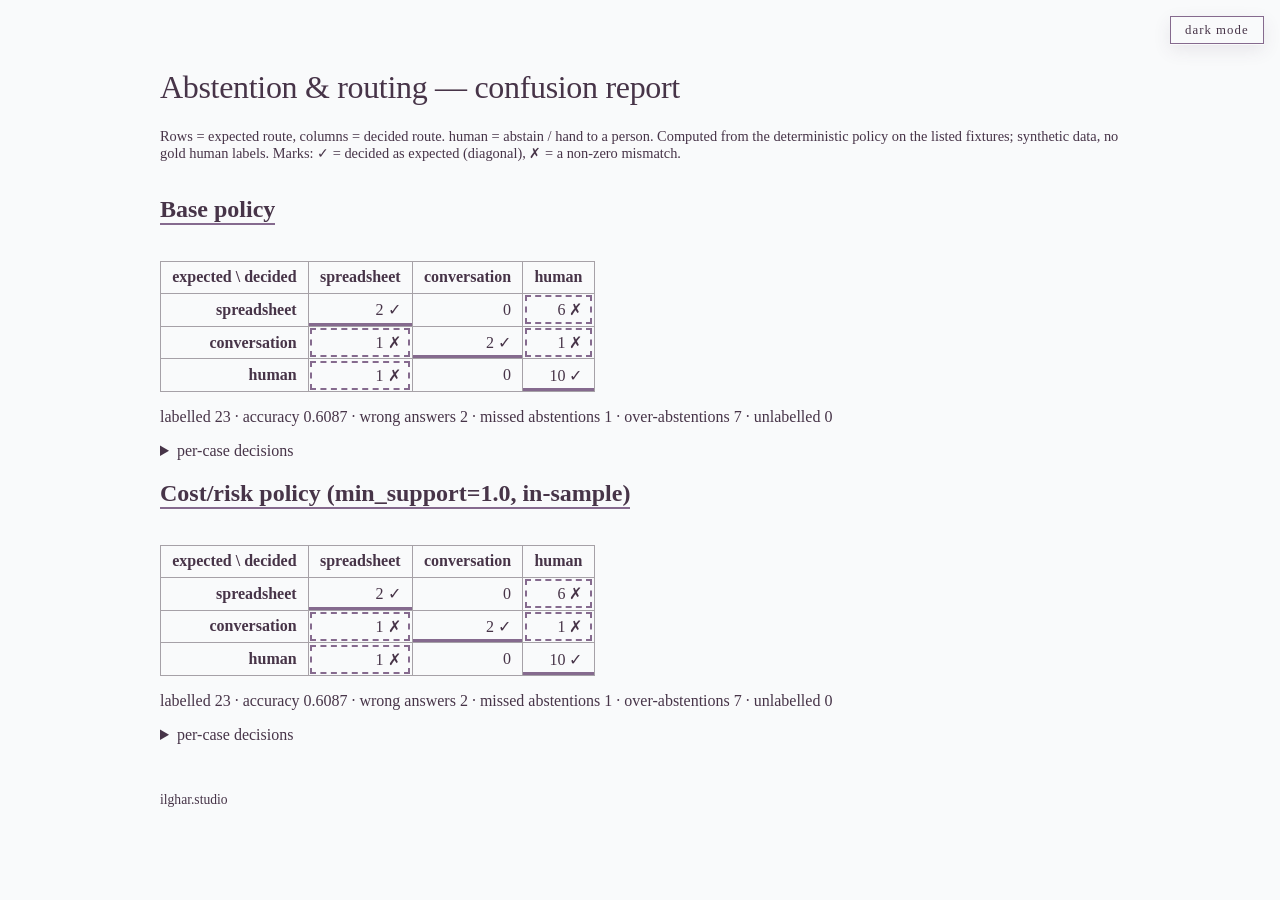
<file: reports/index.html>
<!doctype html><html lang=en><meta charset=utf-8><meta name=viewport content="width=device-width,initial-scale=1"><title>Abstention &amp; routing — confusion report</title><style>.ilg-case{--canvas:#f9fafb;--surface:#f9fafb;--ink:#473448;--muted:#7d5a7c;--subtle:#a6a1a7;--accent:#856a8e;--accent-fg:#f9fafb;--line:#a6a1a7;--ring:#856a8e;--figure-bg:#f9fafb;--shadow-frame:inset 0 1px 0 rgba(255,255,255,.98),inset 0 -1px 0 rgba(74,58,92,.05),0 2px 3px rgba(74,58,92,.06),0 10px 18px rgba(74,58,92,.1),0 28px 44px -8px rgba(74,58,92,.22);--shadow-plate:0 1px 0 rgba(255,255,255,.7),0 6px 18px rgba(74,58,92,.1);color-scheme:light;}@media (prefers-color-scheme:dark){.ilg-case:not([data-theme=light]){--canvas:#2a272d;--surface:#2a272d;--ink:#d4d2d2;--muted:#a6a1a7;--subtle:#948e95;--accent:#856a8e;--accent-fg:#2a272d;--line:#473448;--ring:#856a8e;--figure-bg:#f9fafb;--shadow-frame:inset 0 1px 0 rgba(255,255,255,.1),0 2px 4px rgba(0,0,0,.25),0 16px 32px -8px rgba(0,0,0,.45),0 32px 56px -16px rgba(0,0,0,.4);--shadow-plate:0 1px 0 rgba(255,255,255,.08),0 8px 20px rgba(0,0,0,.28);color-scheme:dark;}}.ilg-case[data-theme=dark]{--canvas:#2a272d;--surface:#2a272d;--ink:#d4d2d2;--muted:#a6a1a7;--subtle:#948e95;--accent:#856a8e;--accent-fg:#2a272d;--line:#473448;--ring:#856a8e;--figure-bg:#f9fafb;--shadow-frame:inset 0 1px 0 rgba(255,255,255,.1),0 2px 4px rgba(0,0,0,.25),0 16px 32px -8px rgba(0,0,0,.45),0 32px 56px -16px rgba(0,0,0,.4);--shadow-plate:0 1px 0 rgba(255,255,255,.08),0 8px 20px rgba(0,0,0,.28);color-scheme:dark;}.ilg-case{background:var(--canvas);color:var(--ink);min-height:100vh}.ilg-case .ilg-theme-toggle{position:fixed;top:1rem;inset-inline-end:1rem;z-index:10;font:inherit;font-size:.8rem;letter-spacing:.08em;text-transform:lowercase;color:var(--ink);background:var(--surface);border:1px solid var(--accent);border-radius:0;padding:.35rem .9rem;cursor:pointer;box-shadow:var(--shadow-plate)}.ilg-case .ilg-theme-toggle:focus-visible{outline:2px solid var(--ring);outline-offset:2px}.ilg-case .ilg-theme-toggle[hidden]{display:none}body{margin:0}.ilg-case{font-family:Jost}.ilg-case main{margin:0 auto;padding:3rem 1.25rem;max-width:60rem}.ilg-case h1{font-weight:400;letter-spacing:-.01em}.ilg-case h2{color:var(--ink);border-bottom:2px solid var(--accent);display:inline-block}.ilg-case table{border-collapse:collapse;margin:1rem 0}.ilg-case td,.ilg-case th{border:1px solid var(--line);padding:.4rem .7rem;text-align:right}.ilg-case th{background:var(--surface)}.ilg-case td.hit{font-weight:400;box-shadow:inset 0 -3px 0 var(--accent)}.ilg-case td.miss{font-weight:400;outline:2px dashed var(--accent);outline-offset:-4px}.ilg-case .note{font-size:.9rem}.ilg-case .mock-banner{background:var(--surface);color:var(--ink);border:3px solid var(--accent);border-radius:0;padding:.8rem 1rem;font-weight:400;letter-spacing:.04em;text-transform:uppercase}.ilg-case footer{margin-top:3rem;font-size:.85rem}</style><body><div class=ilg-case><button type="button" class="ilg-theme-toggle" aria-pressed="false" hidden>dark mode</button><main><h1>Abstention &amp; routing — confusion report</h1>
<p class=note>Rows = expected route, columns = decided route. human = abstain / hand to a person. Computed from the deterministic policy on the listed fixtures; synthetic data, no gold human labels. Marks: ✓ = decided as expected (diagonal), ✗ = a non-zero mismatch.</p>
<h2>Base policy</h2><table><tr><th>expected \ decided</th><th>spreadsheet</th><th>conversation</th><th>human</th></tr>
<tr><th>spreadsheet</th><td class="hit">2 ✓</td><td class="">0</td><td class="miss">6 ✗</td></tr>
<tr><th>conversation</th><td class="miss">1 ✗</td><td class="hit">2 ✓</td><td class="miss">1 ✗</td></tr>
<tr><th>human</th><td class="miss">1 ✗</td><td class="">0</td><td class="hit">10 ✓</td></tr>
</table><p>labelled 23 · accuracy 0.6087 · wrong answers 2 · missed abstentions 1 · over-abstentions 7 · unlabelled 0</p>
<details><summary>per-case decisions</summary><table><tr><th>case</th><th>expected</th><th>decided</th><th>reason</th></tr><tr><td>A01</td><td>spreadsheet</td><td>spreadsheet</td><td>ADMITTED_ADVISORY</td></tr><tr><td>A02</td><td>spreadsheet</td><td>spreadsheet</td><td>ADMITTED_ADVISORY</td></tr><tr><td>A03</td><td>conversation</td><td>conversation</td><td>ADMITTED_ADVISORY</td></tr><tr><td>A04</td><td>conversation</td><td>conversation</td><td>ADMITTED_ADVISORY</td></tr><tr><td>A05</td><td>conversation</td><td>spreadsheet</td><td>ADMITTED_ADVISORY</td></tr><tr><td>B01</td><td>human</td><td>spreadsheet</td><td>ADMITTED_ADVISORY</td></tr><tr><td>B02</td><td>human</td><td>human</td><td>PROPOSAL_ABSTAINED</td></tr><tr><td>B03</td><td>human</td><td>human</td><td>PROPOSAL_MALFORMED</td></tr><tr><td>B04</td><td>spreadsheet</td><td>human</td><td>PROPOSALS_CONFLICT</td></tr><tr><td>B05</td><td>spreadsheet</td><td>human</td><td>BUDGET_INVALID</td></tr><tr><td>B06</td><td>spreadsheet</td><td>human</td><td>BUDGET_INVALID</td></tr><tr><td>B07</td><td>spreadsheet</td><td>human</td><td>BUDGET_EXCEEDED</td></tr><tr><td>B08</td><td>spreadsheet</td><td>human</td><td>SCOPE_UNVERIFIED</td></tr><tr><td>B09</td><td>conversation</td><td>human</td><td>INPUT_NOT_PERMITTED</td></tr><tr><td>B10</td><td>human</td><td>human</td><td>TEXT_INVALID</td></tr><tr><td>B11</td><td>spreadsheet</td><td>human</td><td>NO_PROPOSAL</td></tr><tr><td>P01</td><td>human</td><td>human</td><td>NO_PROPOSAL</td></tr><tr><td>P02</td><td>human</td><td>human</td><td>NO_PROPOSAL</td></tr><tr><td>P03</td><td>human</td><td>human</td><td>NO_PROPOSAL</td></tr><tr><td>P04</td><td>human</td><td>human</td><td>NO_PROPOSAL</td></tr><tr><td>P05</td><td>human</td><td>human</td><td>NO_PROPOSAL</td></tr><tr><td>P06</td><td>human</td><td>human</td><td>NO_PROPOSAL</td></tr><tr><td>P07</td><td>human</td><td>human</td><td>NO_PROPOSAL</td></tr></table></details>
<h2>Cost/risk policy (min_support=1.0, in-sample)</h2><table><tr><th>expected \ decided</th><th>spreadsheet</th><th>conversation</th><th>human</th></tr>
<tr><th>spreadsheet</th><td class="hit">2 ✓</td><td class="">0</td><td class="miss">6 ✗</td></tr>
<tr><th>conversation</th><td class="miss">1 ✗</td><td class="hit">2 ✓</td><td class="miss">1 ✗</td></tr>
<tr><th>human</th><td class="miss">1 ✗</td><td class="">0</td><td class="hit">10 ✓</td></tr>
</table><p>labelled 23 · accuracy 0.6087 · wrong answers 2 · missed abstentions 1 · over-abstentions 7 · unlabelled 0</p>
<details><summary>per-case decisions</summary><table><tr><th>case</th><th>expected</th><th>decided</th><th>reason</th></tr><tr><td>A01</td><td>spreadsheet</td><td>spreadsheet</td><td>ADMITTED_COST</td></tr><tr><td>A02</td><td>spreadsheet</td><td>spreadsheet</td><td>ADMITTED_COST</td></tr><tr><td>A03</td><td>conversation</td><td>conversation</td><td>ADMITTED_COST</td></tr><tr><td>A04</td><td>conversation</td><td>conversation</td><td>ADMITTED_COST</td></tr><tr><td>A05</td><td>conversation</td><td>spreadsheet</td><td>ADMITTED_COST</td></tr><tr><td>B01</td><td>human</td><td>spreadsheet</td><td>ADMITTED_COST</td></tr><tr><td>B02</td><td>human</td><td>human</td><td>PROPOSAL_ABSTAINED</td></tr><tr><td>B03</td><td>human</td><td>human</td><td>PROPOSAL_MALFORMED</td></tr><tr><td>B04</td><td>spreadsheet</td><td>human</td><td>SUPPORT_BELOW_THRESHOLD</td></tr><tr><td>B05</td><td>spreadsheet</td><td>human</td><td>BUDGET_INVALID</td></tr><tr><td>B06</td><td>spreadsheet</td><td>human</td><td>BUDGET_INVALID</td></tr><tr><td>B07</td><td>spreadsheet</td><td>human</td><td>BUDGET_EXCEEDED</td></tr><tr><td>B08</td><td>spreadsheet</td><td>human</td><td>SCOPE_UNVERIFIED</td></tr><tr><td>B09</td><td>conversation</td><td>human</td><td>INPUT_NOT_PERMITTED</td></tr><tr><td>B10</td><td>human</td><td>human</td><td>TEXT_INVALID</td></tr><tr><td>B11</td><td>spreadsheet</td><td>human</td><td>NO_PROPOSAL</td></tr><tr><td>P01</td><td>human</td><td>human</td><td>NO_PROPOSAL</td></tr><tr><td>P02</td><td>human</td><td>human</td><td>NO_PROPOSAL</td></tr><tr><td>P03</td><td>human</td><td>human</td><td>NO_PROPOSAL</td></tr><tr><td>P04</td><td>human</td><td>human</td><td>NO_PROPOSAL</td></tr><tr><td>P05</td><td>human</td><td>human</td><td>NO_PROPOSAL</td></tr><tr><td>P06</td><td>human</td><td>human</td><td>NO_PROPOSAL</td></tr><tr><td>P07</td><td>human</td><td>human</td><td>NO_PROPOSAL</td></tr></table></details>
<footer>ilghar.studio</footer></main></div><script>(function(){var r=document.querySelector('.ilg-case'),b=r&&r.querySelector('.ilg-theme-toggle');if(!b)return;var k='ilg-theme',m=window.matchMedia&&matchMedia('(prefers-color-scheme: dark)'),s=null;try{s=localStorage.getItem(k)}catch(e){}function dark(){var t=r.getAttribute('data-theme');return t?t==='dark':!!(m&&m.matches)}function sync(){b.setAttribute('aria-pressed',String(dark()))}if(s==='dark'||s==='light')r.setAttribute('data-theme',s);b.hidden=false;sync();if(m&&m.addEventListener)m.addEventListener('change',sync);b.addEventListener('click',function(){var n=dark()?'light':'dark';r.setAttribute('data-theme',n);try{localStorage.setItem(k,n)}catch(e){}sync()})})();</script></body></html>
</file>
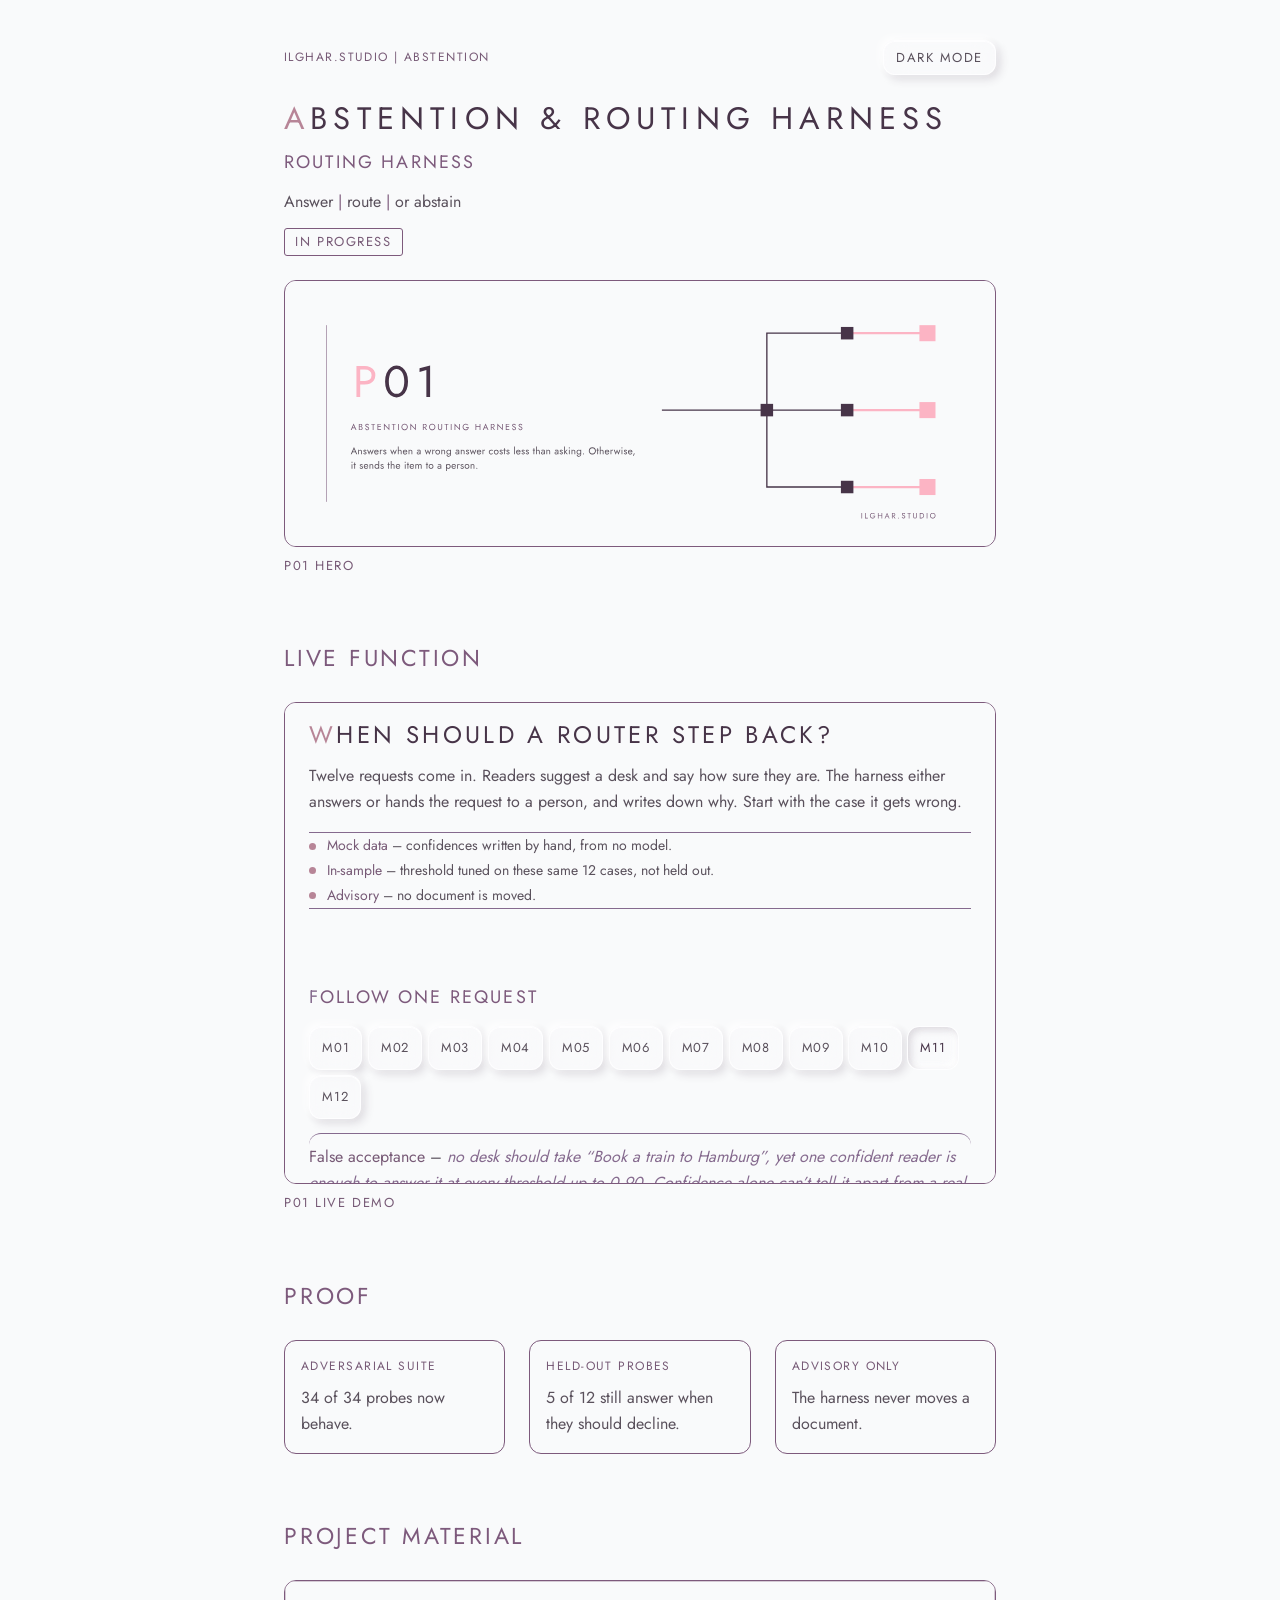
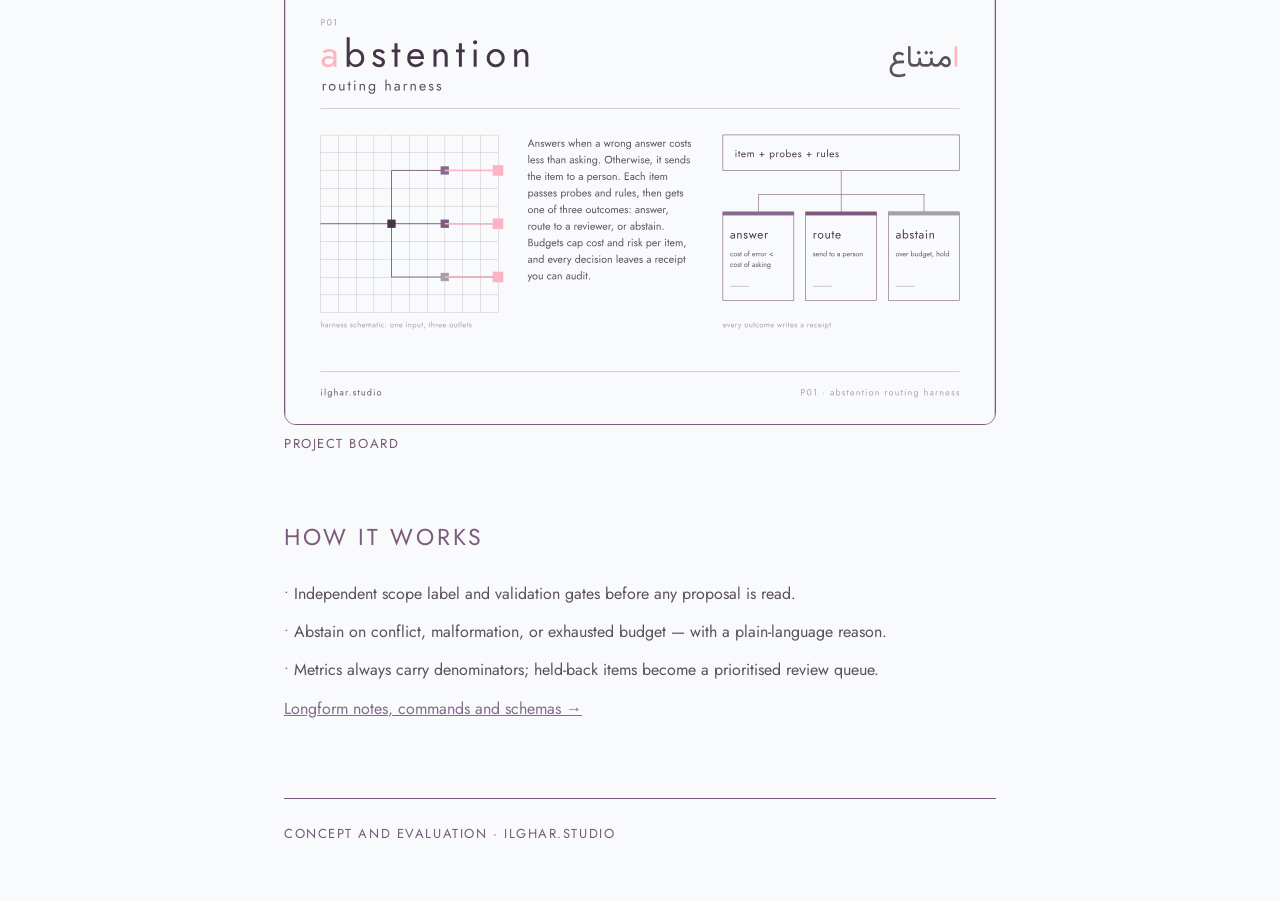
<file: site/index.html>
<!doctype html>
<html lang="en">
<head>
<meta charset="utf-8"><meta name="viewport" content="width=device-width,initial-scale=1">
<title>Abstention &amp; Routing Harness · ilghar.studio</title>
<link rel="stylesheet" href="tokens.css">
<link rel="stylesheet" href="pages-shell.css">
<style>
@font-face{font-family:Jost;font-style:normal;font-weight:400;font-display:swap;src:url("fonts/jost-latin-400-normal.woff2") format("woff2")}
iframe.frame-fill{width:100%;height:100%;border:0;display:block;min-height:0}
.frame.r1610{position:relative}
.frame.r1610 iframe{position:absolute;inset:0;width:100%;height:100%}
</style>
</head>
<body>
<div class="ilg-case">
<main>
  <header class="site span12">
    <p class="brand-label">ilghar.studio | abstention</p>
    <button type="button" class="theme-toggle" aria-pressed="false">Dark mode</button>
  </header>

  <header class="hero span12">
    <h1 class="name"><span class="first">A</span>bstention &amp; Routing Harness</h1>
    <p class="title">Routing harness</p>
    <p class="sub"><span>Answer</span><span>route</span><span>or abstain</span></p>
    <span class="status">In progress</span>
  </header>

  <!-- Proto hero (final) -->
        <figure class="span12">
    <div class="frame r83">
    <picture class="hero-art theme-src" data-light="hero/hero-light.svg" data-dark="hero/hero-dark.svg">
        <source media="(prefers-color-scheme: dark)" srcset="hero/hero-dark.svg">
        <img src="hero/hero-light.svg" width="1280" height="480" alt="P01, Abstention Routing Harness: a harness schematic with one input and three outlets, beside a tree that splits each item into answer, route to a person, or abstain.">
      </picture>
    </div>
    <figcaption>P01 hero</figcaption>
  </figure>

  <section class="span12" aria-label="Live function">
    <h2>Live function</h2>
    <figure>
      <div class="frame live">
        <iframe title="P01 abstention demo" src="demo/?embed=1" loading="lazy"></iframe>
      </div>
      <figcaption>P01 live demo</figcaption>
    </figure>
  </section>

  <section class="span12" aria-label="Proof">
    <h2>Proof</h2>
    <div class="grid-444">
      <div class="card"><h3>Adversarial suite</h3><p>34 of 34 probes now behave.</p></div>
      <div class="card"><h3>Held-out probes</h3><p>5 of 12 still answer when they should decline.</p></div>
      <div class="card"><h3>Advisory only</h3><p>The harness never moves a document.</p></div>
    </div>
  </section>

  <section class="span12" aria-label="Project material">
    <h2>Project material</h2>
    <figure>
      <div class="frame r1610">
        <picture class="theme-src" data-light="assets/board-light.svg" data-dark="assets/board-dark.svg">
          <source media="(prefers-color-scheme: dark)" srcset="assets/board-dark.svg">
          <img src="assets/board-light.svg" alt="P01 board: harness schematic with one input and three outlets beside a routing tree that splits each item into answer, route to a person, or abstain." width="2400" height="1500">
        </picture>
      </div>
      <figcaption>Project board</figcaption>
    </figure>
  </section>

  <section class="span12">
    <h2>How it works</h2>
    <ul class="dots">
      <li>Independent scope label and validation gates before any proposal is read.</li>
      <li>Abstain on conflict, malformation, or exhausted budget — with a plain-language reason.</li>
      <li>Metrics always carry denominators; held-back items become a prioritised review queue.</li>
    </ul>
    <p><a href="PAGES_LONGFORM.html">Longform notes, commands and schemas →</a></p>
  </section>

  <footer class="span12">Concept and evaluation · ilghar.studio</footer>
</main>
</div>
<script>
(function(){var r=document.documentElement;var b=document.querySelector(".theme-toggle");if(!b)return;var k="ilg-theme";var m=window.matchMedia&&matchMedia("(prefers-color-scheme: dark)");var s=null;try{s=localStorage.getItem(k)}catch(e){}var origin=location.origin||"*";function dark(){var t=r.getAttribute("data-theme");return t?t==="dark":!!(m&&m.matches)}function swapPics(d){document.querySelectorAll("picture.theme-src").forEach(function(p){var img=p.querySelector("img");var src=p.querySelector("source");var light=p.getAttribute("data-light");var darks=p.getAttribute("data-dark");if(src)src.media=d?"all":"not all";if(img&&light&&darks)img.src=d?darks:light})}function tellFrames(){var theme=dark()?"dark":"light";document.querySelectorAll("iframe").forEach(function(f){try{if(f.contentWindow)f.contentWindow.postMessage({type:"ilg-theme",theme:theme},origin)}catch(e){}})}function sync(){var d=dark();b.setAttribute("aria-pressed",String(d));b.textContent=d?"Light mode":"Dark mode";var root=document.querySelector(".ilg-case");if(d){root.setAttribute("data-theme","dark");r.setAttribute("data-theme","dark")}else{root.setAttribute("data-theme","light");r.setAttribute("data-theme","light")}swapPics(d);tellFrames()}if(s==="dark"||s==="light"){r.setAttribute("data-theme",s);document.querySelector(".ilg-case").setAttribute("data-theme",s)}sync();document.querySelectorAll("iframe").forEach(function(f){f.addEventListener("load",tellFrames)});window.addEventListener("message",function(e){if(origin!=="*"&&e.origin!==origin)return;if(e.data&&e.data.type==="ilg-theme-request")tellFrames()});if(m&&m.addEventListener)m.addEventListener("change",sync);b.addEventListener("click",function(){var n=dark()?"light":"dark";r.setAttribute("data-theme",n);document.querySelector(".ilg-case").setAttribute("data-theme",n);try{localStorage.setItem(k,n)}catch(e){}sync()});})();
</script>
</body>
</html>
</file>
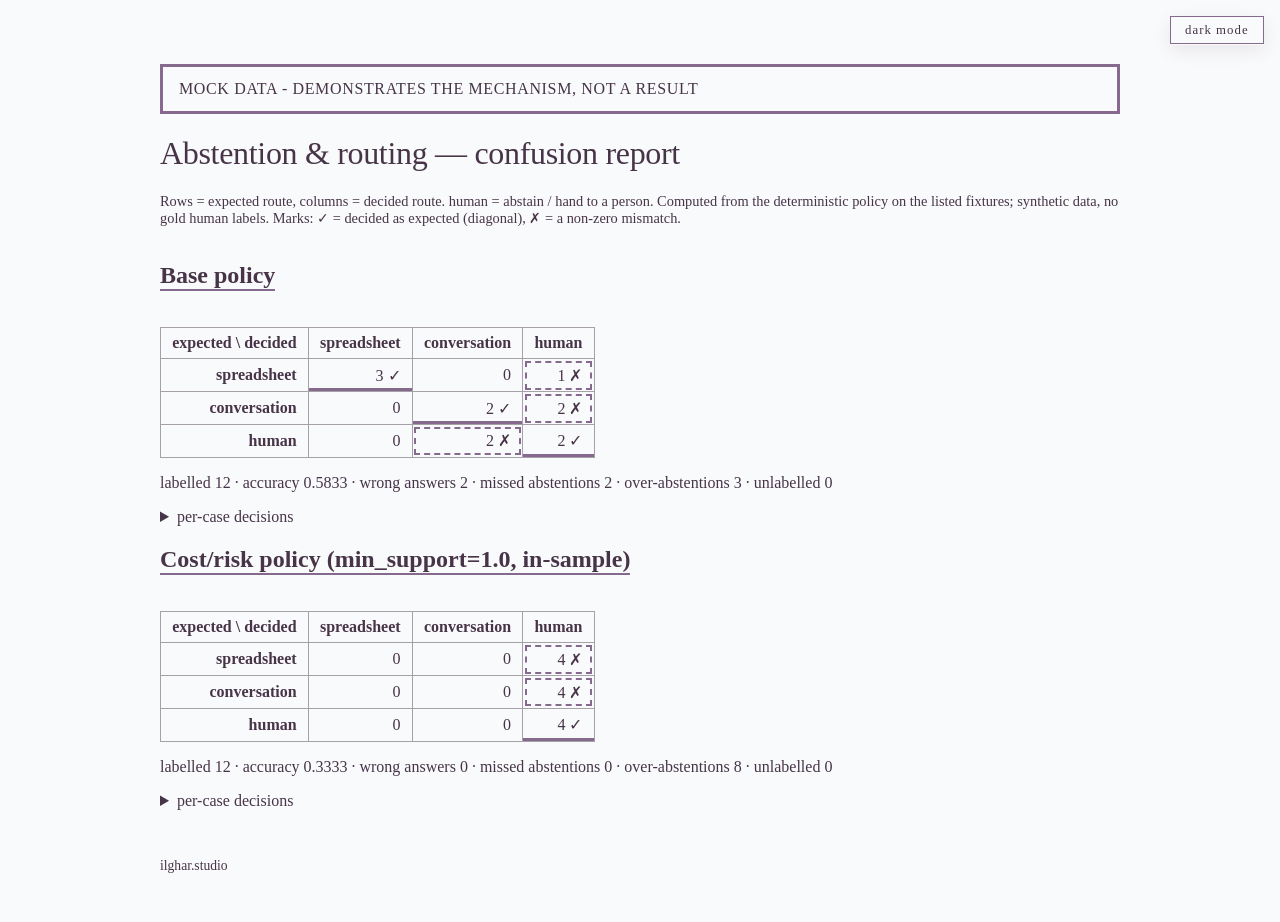
<file: reports/mock/index.html>
<!doctype html><html lang=en><meta charset=utf-8><meta name=viewport content="width=device-width,initial-scale=1"><title>Abstention &amp; routing — confusion report</title><style>.ilg-case{--canvas:#f9fafb;--surface:#f9fafb;--ink:#473448;--muted:#7d5a7c;--subtle:#a6a1a7;--accent:#856a8e;--accent-fg:#f9fafb;--line:#a6a1a7;--ring:#856a8e;--figure-bg:#f9fafb;--shadow-frame:inset 0 1px 0 rgba(255,255,255,.98),inset 0 -1px 0 rgba(74,58,92,.05),0 2px 3px rgba(74,58,92,.06),0 10px 18px rgba(74,58,92,.1),0 28px 44px -8px rgba(74,58,92,.22);--shadow-plate:0 1px 0 rgba(255,255,255,.7),0 6px 18px rgba(74,58,92,.1);color-scheme:light;}@media (prefers-color-scheme:dark){.ilg-case:not([data-theme=light]){--canvas:#2a272d;--surface:#2a272d;--ink:#d4d2d2;--muted:#a6a1a7;--subtle:#948e95;--accent:#856a8e;--accent-fg:#2a272d;--line:#473448;--ring:#856a8e;--figure-bg:#f9fafb;--shadow-frame:inset 0 1px 0 rgba(255,255,255,.1),0 2px 4px rgba(0,0,0,.25),0 16px 32px -8px rgba(0,0,0,.45),0 32px 56px -16px rgba(0,0,0,.4);--shadow-plate:0 1px 0 rgba(255,255,255,.08),0 8px 20px rgba(0,0,0,.28);color-scheme:dark;}}.ilg-case[data-theme=dark]{--canvas:#2a272d;--surface:#2a272d;--ink:#d4d2d2;--muted:#a6a1a7;--subtle:#948e95;--accent:#856a8e;--accent-fg:#2a272d;--line:#473448;--ring:#856a8e;--figure-bg:#f9fafb;--shadow-frame:inset 0 1px 0 rgba(255,255,255,.1),0 2px 4px rgba(0,0,0,.25),0 16px 32px -8px rgba(0,0,0,.45),0 32px 56px -16px rgba(0,0,0,.4);--shadow-plate:0 1px 0 rgba(255,255,255,.08),0 8px 20px rgba(0,0,0,.28);color-scheme:dark;}.ilg-case{background:var(--canvas);color:var(--ink);min-height:100vh}.ilg-case .ilg-theme-toggle{position:fixed;top:1rem;inset-inline-end:1rem;z-index:10;font:inherit;font-size:.8rem;letter-spacing:.08em;text-transform:lowercase;color:var(--ink);background:var(--surface);border:1px solid var(--accent);border-radius:0;padding:.35rem .9rem;cursor:pointer;box-shadow:var(--shadow-plate)}.ilg-case .ilg-theme-toggle:focus-visible{outline:2px solid var(--ring);outline-offset:2px}.ilg-case .ilg-theme-toggle[hidden]{display:none}body{margin:0}.ilg-case{font-family:Jost}.ilg-case main{margin:0 auto;padding:3rem 1.25rem;max-width:60rem}.ilg-case h1{font-weight:400;letter-spacing:-.01em}.ilg-case h2{color:var(--ink);border-bottom:2px solid var(--accent);display:inline-block}.ilg-case table{border-collapse:collapse;margin:1rem 0}.ilg-case td,.ilg-case th{border:1px solid var(--line);padding:.4rem .7rem;text-align:right}.ilg-case th{background:var(--surface)}.ilg-case td.hit{font-weight:400;box-shadow:inset 0 -3px 0 var(--accent)}.ilg-case td.miss{font-weight:400;outline:2px dashed var(--accent);outline-offset:-4px}.ilg-case .note{font-size:.9rem}.ilg-case .mock-banner{background:var(--surface);color:var(--ink);border:3px solid var(--accent);border-radius:0;padding:.8rem 1rem;font-weight:400;letter-spacing:.04em;text-transform:uppercase}.ilg-case footer{margin-top:3rem;font-size:.85rem}</style><body><div class=ilg-case><button type="button" class="ilg-theme-toggle" aria-pressed="false" hidden>dark mode</button><main><p class=mock-banner role=note>MOCK DATA - demonstrates the mechanism, not a result</p><h1>Abstention &amp; routing — confusion report</h1>
<p class=note>Rows = expected route, columns = decided route. human = abstain / hand to a person. Computed from the deterministic policy on the listed fixtures; synthetic data, no gold human labels. Marks: ✓ = decided as expected (diagonal), ✗ = a non-zero mismatch.</p>
<h2>Base policy</h2><table><tr><th>expected \ decided</th><th>spreadsheet</th><th>conversation</th><th>human</th></tr>
<tr><th>spreadsheet</th><td class="hit">3 ✓</td><td class="">0</td><td class="miss">1 ✗</td></tr>
<tr><th>conversation</th><td class="">0</td><td class="hit">2 ✓</td><td class="miss">2 ✗</td></tr>
<tr><th>human</th><td class="">0</td><td class="miss">2 ✗</td><td class="hit">2 ✓</td></tr>
</table><p>labelled 12 · accuracy 0.5833 · wrong answers 2 · missed abstentions 2 · over-abstentions 3 · unlabelled 0</p>
<details><summary>per-case decisions</summary><table><tr><th>case</th><th>expected</th><th>decided</th><th>reason</th></tr><tr><td>M01</td><td>spreadsheet</td><td>spreadsheet</td><td>ADMITTED_ADVISORY</td></tr><tr><td>M02</td><td>conversation</td><td>conversation</td><td>ADMITTED_ADVISORY</td></tr><tr><td>M03</td><td>spreadsheet</td><td>human</td><td>PROPOSALS_CONFLICT</td></tr><tr><td>M04</td><td>conversation</td><td>human</td><td>PROPOSALS_CONFLICT</td></tr><tr><td>M05</td><td>human</td><td>human</td><td>PROPOSALS_CONFLICT</td></tr><tr><td>M06</td><td>spreadsheet</td><td>spreadsheet</td><td>ADMITTED_ADVISORY</td></tr><tr><td>M07</td><td>human</td><td>conversation</td><td>ADMITTED_ADVISORY</td></tr><tr><td>M08</td><td>conversation</td><td>human</td><td>PROPOSALS_CONFLICT</td></tr><tr><td>M09</td><td>human</td><td>human</td><td>PROPOSALS_CONFLICT</td></tr><tr><td>M10</td><td>spreadsheet</td><td>spreadsheet</td><td>ADMITTED_ADVISORY</td></tr><tr><td>M11</td><td>human</td><td>conversation</td><td>ADMITTED_ADVISORY</td></tr><tr><td>M12</td><td>conversation</td><td>conversation</td><td>ADMITTED_ADVISORY</td></tr></table></details>
<h2>Cost/risk policy (min_support=1.0, in-sample)</h2><table><tr><th>expected \ decided</th><th>spreadsheet</th><th>conversation</th><th>human</th></tr>
<tr><th>spreadsheet</th><td class="">0</td><td class="">0</td><td class="miss">4 ✗</td></tr>
<tr><th>conversation</th><td class="">0</td><td class="">0</td><td class="miss">4 ✗</td></tr>
<tr><th>human</th><td class="">0</td><td class="">0</td><td class="hit">4 ✓</td></tr>
</table><p>labelled 12 · accuracy 0.3333 · wrong answers 0 · missed abstentions 0 · over-abstentions 8 · unlabelled 0</p>
<details><summary>per-case decisions</summary><table><tr><th>case</th><th>expected</th><th>decided</th><th>reason</th></tr><tr><td>M01</td><td>spreadsheet</td><td>human</td><td>SUPPORT_BELOW_THRESHOLD</td></tr><tr><td>M02</td><td>conversation</td><td>human</td><td>SUPPORT_BELOW_THRESHOLD</td></tr><tr><td>M03</td><td>spreadsheet</td><td>human</td><td>SUPPORT_BELOW_THRESHOLD</td></tr><tr><td>M04</td><td>conversation</td><td>human</td><td>SUPPORT_BELOW_THRESHOLD</td></tr><tr><td>M05</td><td>human</td><td>human</td><td>SUPPORT_BELOW_THRESHOLD</td></tr><tr><td>M06</td><td>spreadsheet</td><td>human</td><td>SUPPORT_BELOW_THRESHOLD</td></tr><tr><td>M07</td><td>human</td><td>human</td><td>SUPPORT_BELOW_THRESHOLD</td></tr><tr><td>M08</td><td>conversation</td><td>human</td><td>SUPPORT_BELOW_THRESHOLD</td></tr><tr><td>M09</td><td>human</td><td>human</td><td>SUPPORT_BELOW_THRESHOLD</td></tr><tr><td>M10</td><td>spreadsheet</td><td>human</td><td>SUPPORT_BELOW_THRESHOLD</td></tr><tr><td>M11</td><td>human</td><td>human</td><td>SUPPORT_BELOW_THRESHOLD</td></tr><tr><td>M12</td><td>conversation</td><td>human</td><td>SUPPORT_BELOW_THRESHOLD</td></tr></table></details>
<footer>ilghar.studio</footer></main></div><script>(function(){var r=document.querySelector('.ilg-case'),b=r&&r.querySelector('.ilg-theme-toggle');if(!b)return;var k='ilg-theme',m=window.matchMedia&&matchMedia('(prefers-color-scheme: dark)'),s=null;try{s=localStorage.getItem(k)}catch(e){}function dark(){var t=r.getAttribute('data-theme');return t?t==='dark':!!(m&&m.matches)}function sync(){b.setAttribute('aria-pressed',String(dark()))}if(s==='dark'||s==='light')r.setAttribute('data-theme',s);b.hidden=false;sync();if(m&&m.addEventListener)m.addEventListener('change',sync);b.addEventListener('click',function(){var n=dark()?'light':'dark';r.setAttribute('data-theme',n);try{localStorage.setItem(k,n)}catch(e){}sync()})})();</script></body></html>
</file>
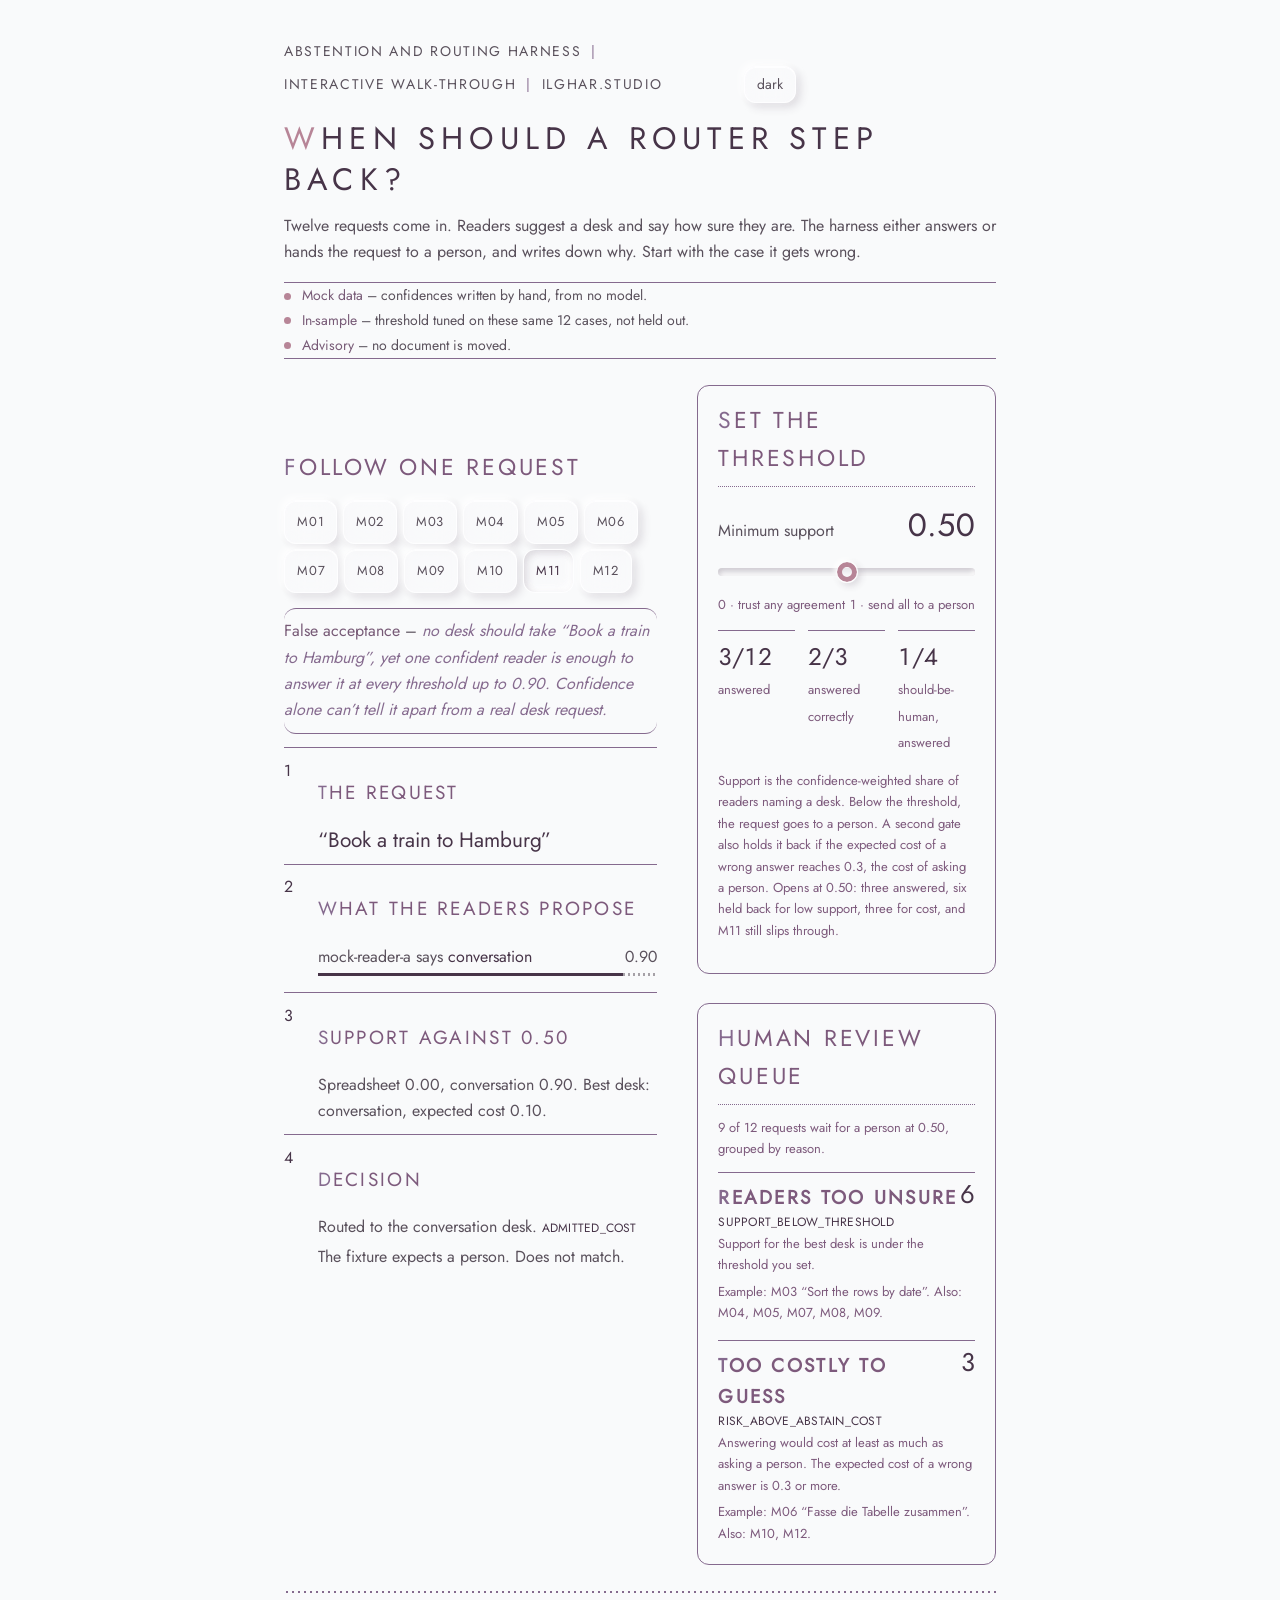
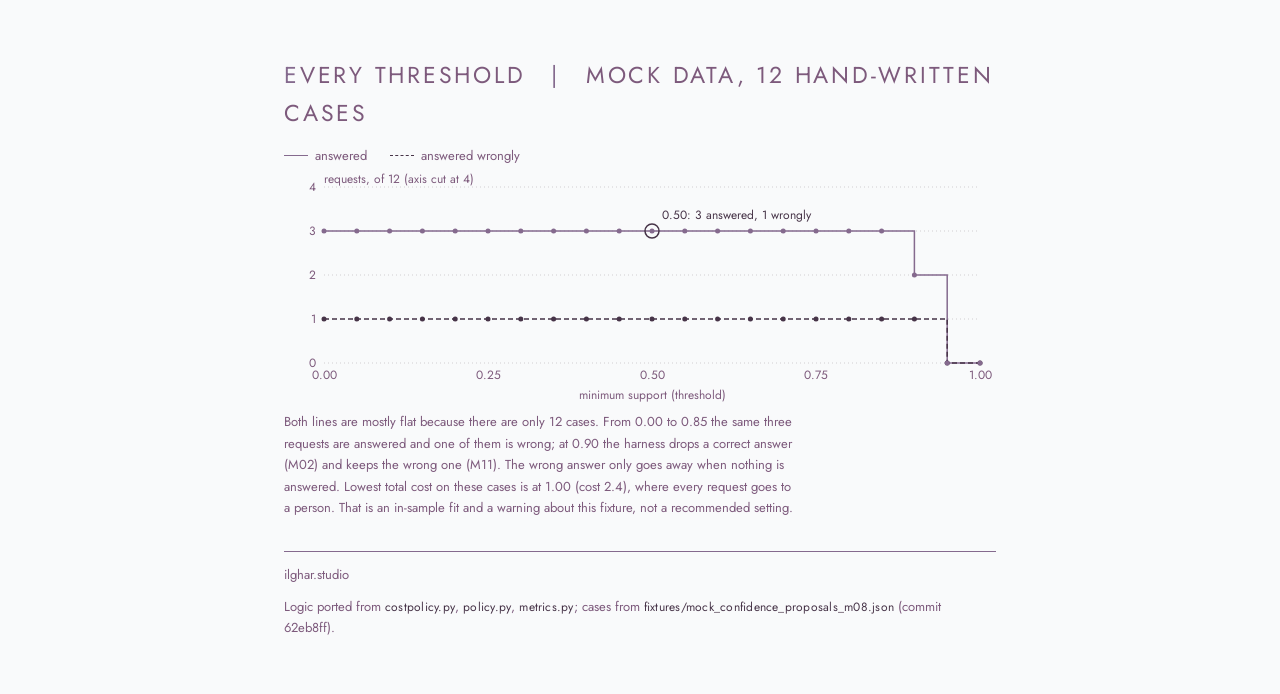
<file: site/demo/index.html>
<!doctype html>
<html lang="en">
<head>
<meta charset="utf-8">
<meta name="viewport" content="width=device-width,initial-scale=1">
<link rel="stylesheet" href="../tokens.css">
<style>
@font-face{font-family:Jost;font-style:normal;font-weight:300;font-display:swap;src:url("../fonts/jost-latin-300-normal.woff2") format("woff2")}
@font-face{font-family:Jost;font-style:normal;font-weight:400;font-display:swap;src:url("../fonts/jost-latin-400-normal.woff2") format("woff2")}

img,svg,canvas,iframe{max-width:100%;height:auto}
</style>
<title>When should a router step back? | abstention and routing harness | ilghar.studio</title>
<style>
/* The shared stylesheet owns the heading, body and theme roles. */
:root{
  --mauve:var(--mauve-em); --em:var(--mauve-em);
  --sub:var(--muted); --grid:var(--grey-soft); --hair:.32pt solid var(--line);
}
html[data-theme=dark]{--mauve:var(--grey);--em:var(--grey-soft);--grid:var(--grey)}
html{background:var(--canvas)}
.hdr{align-items:center;font-size:13px;letter-spacing:.18em;text-transform:uppercase;color:var(--fg);margin:0 0 1rem;display:flex;flex-wrap:wrap;gap:.2rem 0}
.hdr .sep,.sep{color:var(--line);padding:0 .7em}
.lede{max-width:46rem;margin:.8rem 0 1rem}
.rule{height:2px;border:0;margin:1.6rem 0;background:radial-gradient(circle closest-side,var(--mauve) 92%,transparent 100%) 0 50%/6px 2px repeat-x}
.dots{list-style:none;padding:0;margin:0}
.dots li{position:relative;padding-left:1.1rem;margin:.25rem 0}
ul.dots li::before{content:"";position:absolute;left:0;top:.6em;width:7px;height:7px;border-radius:50%;background:var(--dc)}
.warn{font-size:14px;color:var(--fg);border-top:var(--hair);border-bottom:var(--hair);padding:.6rem 0;margin:0 0 1.6rem}
.warn li{margin:.1rem 0}
.grid{display:grid;grid-template-columns:minmax(0,1.25fr) minmax(0,1fr);gap:2.5rem;align-items:start}
.panel{border-top:var(--hair);padding-top:1rem}
.btns{display:flex;flex-wrap:wrap;gap:.35rem}
#pick button{font-size:13px;letter-spacing:.06em;cursor:pointer;min-height:44px;min-width:44px}
html[data-theme=dark] #pick button[aria-pressed=true]{background:var(--pink-fill-dark);color:var(--paper)}
.steps{list-style:none;padding:0;margin:.8rem 0 0;counter-reset:s}
.steps li{counter-increment:s;display:grid;grid-template-columns:1.6rem 1fr;gap:.5rem;padding:.6rem 0;border-top:var(--hair)}
.steps li::before{content:counter(s);color:var(--name);font-weight:400}
.steps p{margin:.2rem 0 0}
.quote{font-size:1.3rem;color:var(--name);line-height:1.3}
.prop{display:flex;justify-content:space-between;gap:1rem;font-variant-numeric:tabular-nums}
.bar{height:3px;background:repeating-linear-gradient(90deg,var(--grid) 0 2px,transparent 2px 5px);margin:.2rem 0 .4rem}
.bar i{display:block;height:100%;background:var(--name)}
.fa{color:var(--name);font-weight:400}
code{font:400 12px/1 Jost;color:var(--name);letter-spacing:.02em}
label.big{display:flex;justify-content:space-between;align-items:baseline}
output.t{font-size:2rem;color:var(--name);font-variant-numeric:tabular-nums}
input[type=range]{width:100%;margin:.4rem 0 0}
.scale{display:flex;justify-content:space-between;font-size:12px;color:var(--sub)}
.small{font-size:13px;color:var(--sub)}
.kpis{display:grid;grid-template-columns:repeat(3,1fr);gap:.8rem;margin:.9rem 0}
.kpi{border-top:var(--hair);padding-top:.35rem}
.kpi b{display:block;font-size:1.5rem;font-weight:400;color:var(--name);font-variant-numeric:tabular-nums}
.kpi span{font-size:12px;color:var(--sub)}
svg text{font-family:var(--font);fill:var(--sub);font-size:12px}
.queue{display:grid;grid-template-columns:1fr;gap:1rem}
.group{border-top:var(--hair);padding-top:.6rem}
.group .n{font-size:1.6rem;color:var(--name);float:right;line-height:1}
.group p{margin:.3rem 0 0;font-size:13px;color:var(--sub)}
footer{color:var(--sub);margin-top:2rem;padding-top:.8rem;border-top:var(--hair);font-size:12px;display:flex;justify-content:space-between;flex-wrap:wrap;gap:.6rem}
@media (max-width:820px){.grid{grid-template-columns:1fr;gap:1.6rem}.rule{margin:1.2rem 0}}

/* Hāèl type scale (HAEL_SYSTEM §2, §6): hierarchy by caps, tracking, colour; no bold headings */
.hdr{font-size:14px;letter-spacing:.12em}
.title{margin:0 0 .8rem}
.panel h2.title{font-size:18px}
@media (min-width:768px){.panel h2.title{font-size:23px}}
.steps h3{font-size:19px;font-weight:400;letter-spacing:.12em;text-transform:uppercase;color:var(--sec)}
.steps li::before{font-weight:400}
b,strong,.key{font-weight:400;color:var(--name)}
em,.em{font-style:italic;color:var(--em)}
.small,.scale,.kpi span,footer,.cap{font-size:13px;font-weight:400;color:var(--sub)}
.lab{font-weight:400;color:var(--label)}
.callout{margin:.9rem 0 0;padding:.6rem 0;border-top:var(--hair);border-bottom:var(--hair)}
.callout p{margin:0;font-style:italic;color:var(--em)}
.group h3{font-size:19px;letter-spacing:.12em;text-transform:uppercase;color:var(--sec);margin:0}
.group code{display:block;margin-top:.15rem}
.side>*+*{margin-top:1.8rem}
.legend{display:flex;gap:1.4rem;flex-wrap:wrap;margin:.2rem 0 .4rem}
.legend span{display:inline-flex;align-items:center;gap:.45rem}
.legend i{display:inline-block;width:24px;height:0;border-top:1.5px solid var(--line)}
.legend i.w{border-top:1.5px dashed var(--name)}
/* Light section initials use the approved small-text mauve role. */
:root:not([data-theme=dark]) :is(h2,h3,.sec,.label) .dc{color:var(--mauve-em)}
.hdr #theme{margin-left:auto}
.callout{border-radius:var(--r-frame)}
/* Fill the case-page iframe without stretching the standalone reading column. */
html.is-embed,html.is-embed body{height:100%}
html.is-embed .hdr{display:none}
html.is-embed main{max-width:none;width:100%;min-height:100%;padding:16px 24px}
</style>
</head>
<body>
<main>
<p class="hdr"><span>Abstention and routing harness</span><span class="sep" aria-hidden="true">|</span><span>Interactive walk-through</span><span class="sep" aria-hidden="true">|</span><span>ilghar.studio</span><button id="theme" type="button" aria-pressed="false">dark</button></p>
<h1>When should a router step back?</h1>
<p class="lede">Twelve requests come in. Readers suggest a desk and say how sure they are. The harness either answers or hands the request to a person, and writes down why. Start with the case it gets wrong.</p>
<ul class="dots warn" role="note">
  <li><span class="lab">Mock data</span> – confidences written by hand, from no model.</li>
  <li><span class="lab">In-sample</span> – threshold tuned on these same 12 cases, not held out.</li>
  <li><span class="lab">Advisory</span> – no document is moved.</li>
</ul>

<div class="grid">
<section aria-labelledby="h-case">
  <h2 class="title" id="h-case">Follow one request</h2>
  <div class="btns" role="group" aria-label="choose a case" id="pick"></div>
  <div id="callout" aria-live="polite"></div>
  <ol class="steps" id="steps" aria-live="polite"></ol>
</section>
<div class="side"><section class="panel" aria-labelledby="h-th">
  <h2 class="title" id="h-th">Set the threshold</h2>
  <label class="big" for="t">Minimum support <output class="t" id="tv" for="t">0.50</output></label>
  <input id="t" type="range" min="0" max="20" step="1" value="10" aria-describedby="t-help" aria-valuetext="0.50">
  <div class="scale" aria-hidden="true"><span>0 · trust any agreement</span><span>1 · send all to a person</span></div>
  <div class="kpis" aria-live="polite" id="kpis"></div>
  <p id="t-help" class="small">Support is the confidence-weighted share of readers naming a desk. Below the threshold, the request goes to a person. A second gate also holds it back if the expected cost of a wrong answer reaches 0.3, the cost of asking a person. Opens at 0.50: three answered, six held back for low support, three for cost, and M11 still slips through.</p>
</section>
<section class="panel" aria-labelledby="h-q">
  <h2 class="title" id="h-q">Human review queue</h2>
  <p class="small" id="qsum"></p>
  <div class="queue" id="queue"></div>
</section></div>
</div>

<hr class="rule">
<section aria-labelledby="h-curve">
  <h2 class="title" id="h-curve">Every threshold <span class="sep" aria-hidden="true">|</span> mock data, 12 hand-written cases</h2>
  <div class="legend cap" aria-hidden="true"><span><i></i>answered</span><span><i class="w"></i>answered wrongly</span></div>
  <div id="chart"></div>
  <p class="small" id="calib"></p>
</section>

<footer><span>ilghar.studio</span><span>Logic ported from <code>costpolicy.py</code>, <code>policy.py</code>, <code>metrics.py</code>; cases from <code>fixtures/mock_confidence_proposals_m08.json</code> (commit 62eb8ff).</span></footer>
</main>
<script src="data.js"></script>
<script src="engine.js"></script>
<script>
(function(){
var C=FIXTURE.cases,E=Engine,sel="M11",$=function(i){return document.getElementById(i)};
var WHY={SUPPORT_BELOW_THRESHOLD:"Support for the best desk is under the threshold you set.",
 RISK_ABOVE_ABSTAIN_COST:"Answering would cost at least as much as asking a person. The expected cost of a wrong answer is 0.3 or more.",
 CONFIDENCE_INVALID:"One reader’s confidence wasn’t a number between 0 and 1."};
var LABEL={SUPPORT_BELOW_THRESHOLD:"Readers too unsure",RISK_ABOVE_ABSTAIN_COST:"Too costly to guess",CONFIDENCE_INVALID:"Confidence unreadable"}; /* NEW COPY: for Copy Humanizer review */
var DESK={spreadsheet:"spreadsheet desk",conversation:"conversation desk",human:"a person"};
var f2=function(x){return x.toFixed(2)};
var V=function(n){return getComputedStyle(document.documentElement).getPropertyValue(n).trim()};var cal=E.calibrate(C);
var pts=E.GRID.map(function(t){return {t:t,m:E.evaluate(C,C.map(function(c){return E.decideCost(c,t)}))}});
function chart(t){
  var W=Math.max(320,Math.min(1100,$("chart").clientWidth||640)),H=230,L=40,B=40,T=14,R=16,x=function(v){return L+v*(W-L-R)},y=function(n){return H-B-n/4*(H-B-T)},wr=function(p){return p.m.coverage.admitted-p.m.selective_accuracy.correct};
  var s='<svg viewBox="0 0 '+W+' '+H+'" width="100%" role="img" aria-labelledby="ct"><title id="ct">Two stepped lines over the 21 thresholds from 0 to 1: requests answered, and requests answered wrongly, out of 12. The current threshold is marked.</title>';
  [0,1,2,3,4].forEach(function(n){s+='<line x1="'+L+'" x2="'+(W-R)+'" y1="'+y(n)+'" y2="'+y(n)+'" stroke="'+V("--grid")+'" stroke-width=".5" stroke-dasharray="1 3"/><text x="'+(L-8)+'" y="'+(y(n)+4)+'" text-anchor="end">'+n+'</text>'});
  [0,.25,.5,.75,1].forEach(function(v){s+='<text x="'+x(v)+'" y="'+(H-B+16)+'" text-anchor="middle">'+f2(v)+'</text>'});
  s+='<text x="'+((L+W-R)/2)+'" y="'+(H-4)+'" text-anchor="middle">minimum support (threshold)</text><text x="'+L+'" y="10">requests, of 12 (axis cut at 4)</text>';
  var d="";pts.forEach(function(p,i){var px=x(p.t),py=y(p.m.coverage.admitted);d+=(i?"H"+px+"V"+py:"M"+px+" "+py)});
  s+='<path d="'+d+'" fill="none" stroke="'+V("--mauve")+'" stroke-width="1.5"/>';
  var d2="";pts.forEach(function(p,i){var px=x(p.t),py=y(wr(p));d2+=(i?"H"+px+"V"+py:"M"+px+" "+py)});
  s+='<path d="'+d2+'" fill="none" stroke="'+V("--name")+'" stroke-width="1.5" stroke-dasharray="5 3"/>';
  pts.forEach(function(p){s+='<circle cx="'+x(p.t)+'" cy="'+y(wr(p))+'" r="2.5" fill="'+V("--name")+'"/>'});
  pts.forEach(function(p){s+='<circle cx="'+x(p.t)+'" cy="'+y(p.m.coverage.admitted)+'" r="2.5" fill="'+V("--mauve")+'"/>'});
  var c=pts.find(function(p){return p.t===t});
  s+='<circle cx="'+x(t)+'" cy="'+y(c.m.coverage.admitted)+'" r="7" fill="none" stroke="'+V("--name")+'" stroke-width="1.5"/><text x="'+Math.min(x(t)+10,W-170)+'" y="'+(y(c.m.coverage.admitted)-12)+'" style="fill:var(--name)">'+f2(t)+': '+c.m.coverage.admitted+' answered, '+wr(c)+' wrongly</text>';
  $("chart").innerHTML=s+"</svg>";
}
function render(){
  var i=+$("t").value,t=E.GRID[i];$("tv").textContent=f2(t);$("t").setAttribute("aria-valuetext",f2(t));
  var ds=C.map(function(c){return E.decideCost(c,t)}),m=E.evaluate(C,ds);
  $("kpis").innerHTML='<div class="kpi"><b>'+m.coverage.admitted+'/12</b><span>answered</span></div>'+
   '<div class="kpi"><b>'+m.selective_accuracy.correct+'/'+m.selective_accuracy.denominator+'</b><span>answered correctly</span></div>'+
   '<div class="kpi"><b>'+m.false_acceptance.count+'/'+m.false_acceptance.denominator+'</b><span>should-be-human, answered</span></div>';
  chart(t);
  $("calib").textContent="Both lines are mostly flat because there are only 12 cases. From 0.00 to 0.85 the same three requests are answered and one of them is wrong; at 0.90 the harness drops a correct answer (M02) and keeps the wrong one (M11). The wrong answer only goes away when nothing is answered. Lowest total cost on these cases is at "+f2(cal.best_min_support)+" (cost "+cal.best_total_cost+"), where every request goes to a person. That is an in-sample fit and a warning about this fixture, not a recommended setting.";
  $("pick").innerHTML=C.map(function(c,k){return '<button type="button" aria-pressed="'+(c.id===sel)+'" data-id="'+c.id+'" aria-label="'+c.id+', '+(ds[k].abstained?"held for a person":"answered")+'">'+c.id+'</button>'}).join("");
  var c=C.find(function(x){return x.id===sel}),d=ds[C.indexOf(c)];
  var props=c.proposals.map(function(p){return '<div class="prop"><span>'+p.model_id+' says <b>'+p.route+'</b></span><span>'+f2(p.confidence)+'</span></div><div class="bar" aria-hidden="true"><i style="width:'+p.confidence*100+'%"></i></div>'}).join("");
  var sup=d.support?'Spreadsheet '+f2(d.support.spreadsheet)+', conversation '+f2(d.support.conversation)+'. Best desk: '+d.best+', expected cost '+f2(d.expected_cost)+'.':'Not computed: the request stopped at an earlier check.';
  var ok=d.route===c.expected_route,fa=!ok&&!d.abstained&&c.expected_route==="human";
  $("steps").innerHTML='<li><div><h3>The request</h3><p class="quote">“'+c.text+'”</p></div></li>'+
   '<li><div><h3>What the readers propose</h3>'+props+'</div></li>'+
   '<li><div><h3>Support against '+f2(t)+'</h3><p>'+sup+'</p></div></li>'+
   '<li><div><h3>Decision</h3><p>'+(d.abstained?"Held back for a person. ":"Routed to the "+DESK[d.route]+". ")+'<code>'+d.reason_code+'</code></p>'+
   '<p>The fixture expects '+DESK[c.expected_route]+'. '+(ok?"Matches.":"Does not match.")+'</p>'+
   '</div></li>';
  $("callout").innerHTML=fa?'<div class="callout" role="note"><span class="lab">False acceptance</span> – <span class="em">no desk should take “'+c.text+'”, yet one confident reader is enough to answer it at every threshold up to 0.90. Confidence alone can’t tell it apart from a real desk request.</span></div>':'';
  var q=ds.filter(function(d){return d.abstained}),g={};
  q.forEach(function(d){(g[d.reason_code]=g[d.reason_code]||[]).push(d.case_id)});
  $("qsum").textContent=q.length+" of 12 requests wait for a person at "+f2(t)+", grouped by reason.";
  $("queue").innerHTML=Object.keys(g).map(function(k){var ex=C.find(function(x){return x.id===g[k][0]});return '<article class="group"><span class="n">'+g[k].length+'</span><h3 data-new-copy>'+LABEL[k]+'</h3><code>'+k+'</code><p>'+WHY[k]+'</p><p>Example: '+ex.id+' “'+ex.text+'”. Also: '+(g[k].slice(1).join(", ")||"none")+'.</p></article>'}).join("")||'<p class="small">No one is waiting. Every request was answered.</p>';
}
$("t").addEventListener("input",render);addEventListener("resize",render);
$("pick").addEventListener("click",function(e){var b=e.target.closest("button");if(b){sel=b.dataset.id;render();var n=document.querySelector('#pick button[data-id="'+sel+'"]');n&&n.focus()}});
function theme(t){if(t!=="dark"&&t!=="light")return;document.documentElement.dataset.theme=t;var tb=$("theme");if(tb){tb.textContent=t==="dark"?"light":"dark";tb.setAttribute("aria-pressed",t==="dark")}render();}
$("theme").onclick=function(){theme(document.documentElement.dataset.theme==="dark"?"light":"dark")};
var q=new URLSearchParams(location.search);
var embedded=(window.self!==window.top)||q.has("embed");
if(embedded)document.documentElement.classList.add("is-embed");
theme(q.get("theme")||(matchMedia("(prefers-color-scheme: dark)").matches?"dark":"light"));
if(embedded){
  var origin=location.origin||"*";
  window.addEventListener("message",function(e){if(origin!=="*"&&e.origin!==origin)return;if(e.data&&e.data.type==="ilg-theme")theme(e.data.theme)});
  try{window.parent.postMessage({type:"ilg-theme-request"},origin)}catch(e){}
}
})();
</script>
<script>/* drop cap: first character of each title in the accent colour (works for Latin and Persian text nodes) */
(function(){function cap(el){var w=document.createTreeWalker(el,NodeFilter.SHOW_TEXT,{acceptNode:function(n){return /\S/.test(n.data)?1:3}});var n=w.nextNode();if(!n||n.parentNode.classList.contains("dc"))return;var i=n.data.search(/\S/),s=document.createElement("span");s.className="dc";var c=n.data[i],ar=/[\u0600-\u06FF]/.test(c)&&/[\u0600-\u06FF]/.test(n.data[i+1]||""),z="\u200d";s.textContent=ar?c+z:c;var r=n.splitText(i);r.data=(ar?z:"")+r.data.slice(1);n.parentNode.insertBefore(s,r);}
function run(){document.querySelectorAll("h1>span,h1:not(:has(span)),h2,h3,.title").forEach(cap)}
run();new MutationObserver(function(m){m.forEach(function(x){x.addedNodes.forEach(function(e){if(e.nodeType==1)e.querySelectorAll&&e.querySelectorAll("h3").forEach(cap)})})}).observe(document.body,{childList:true,subtree:true});})();
</script>
</body>
</html>
</file>
<file: site/tokens.css>
/* ilghar.studio tokens v2, taken from the live SÁBÁT page (site/index.html + v7.css), Nov 11 2026.
   PDF palette only. No blue. Rounded glass frames replace the square v1 frames. */
:root{
  --paper:#f9fafb; --ink:#5a515c; --plum:#473448;
  --mauve-em:#856a8e; --mauve-line:#7d5a7c; --mauve-label:#775a76;
  --grey:#948e95; --grey-soft:#a6a1a7; --pink:#fcb4c4; --pink-mark-light:#b78597; --pink-mark-dark:#fcb4c4; --pink-fill-dark:#7d6a8c; --card:#2a272d; --on-dark:#d4d2d2;
  /* roles (light) */
  --canvas:var(--paper); --surface:var(--paper); --fg:var(--ink); --name:var(--plum);
  --sec:var(--mauve-line); --label:var(--mauve-label); --line:var(--mauve-em); --muted:var(--mauve-line);
  --dc:var(--pink-mark-light); --ring:var(--pink-mark-light);
  /* glass + soft shadow (palette-derived alphas only) */
  --glass:rgba(249,250,251,.55); --glass-edge:rgba(255,255,255,.75);
  --sh-d:rgba(71,52,72,.16); --sh-l:rgba(255,255,255,.9); --well:rgba(71,52,72,.10);
  /* shape */
  --r-frame:12px; --r-track:8px; --r-tag:3px;
  /* type */
  --font:Jost,sans-serif; --font-fa:Vazirmatn,Jost,sans-serif;
  /* column */
  --col-s:100%; --col-m:720px; --col-l:760px;
  color-scheme:light dark;
}
@media (prefers-color-scheme:dark){:root:not([data-theme=light]){
  --canvas:var(--card); --surface:var(--card); --fg:var(--on-dark); --name:var(--mauve-em);
  --sec:var(--grey-soft); --label:var(--grey-soft); --line:var(--grey-soft); --muted:var(--grey-soft); --dc:var(--pink-mark-dark); --ring:var(--pink-mark-dark);
  --glass:rgba(48,45,52,.55); --glass-edge:rgba(255,255,255,.10);
  --sh-d:rgba(0,0,0,.38); --sh-l:rgba(255,255,255,.06); --well:rgba(0,0,0,.28); color-scheme:dark}}
[data-theme=dark]{
  --canvas:var(--card); --surface:var(--card); --fg:var(--on-dark); --name:var(--mauve-em);
  --sec:var(--grey-soft); --label:var(--grey-soft); --line:var(--grey-soft); --muted:var(--grey-soft); --dc:var(--pink-mark-dark); --ring:var(--pink-mark-dark);
  --glass:rgba(48,45,52,.55); --glass-edge:rgba(255,255,255,.10);
  --sh-d:rgba(0,0,0,.38); --sh-l:rgba(255,255,255,.06); --well:rgba(0,0,0,.28); color-scheme:dark}

*{box-sizing:border-box}
body{margin:0;background:var(--canvas);color:var(--fg);font:400 16px/1.65 var(--font)}
b,strong{font-weight:inherit} p{max-width:64ch;margin:0 0 12px}
main{max-width:var(--col-s);margin:0 auto;padding:24px 16px 40px}
@media (min-width:768px){main{max-width:var(--col-m);padding:40px 24px 56px}}
@media (min-width:1024px){main{max-width:var(--col-l)}}
img,svg,video,iframe,canvas,figure{max-width:100%;height:auto}

h1,.name{font-size:24px;font-weight:400;letter-spacing:.14em;line-height:1.3;text-transform:uppercase;color:var(--name);margin:0}
@media (min-width:768px){h1,.name{font-size:31px;letter-spacing:.2em}}
.dc,.first{color:var(--dc)}
h2{font-size:18px;font-weight:400;letter-spacing:.12em;text-transform:uppercase;color:var(--sec);margin:0 0 24px}
@media (min-width:768px){h2{font-size:23px}}
.panel h2{font-size:15px;margin-bottom:12px;padding-bottom:8px;border-bottom:1px dotted var(--line)}
.label,figcaption{font-size:13px;font-weight:400;letter-spacing:.12em;text-transform:uppercase;color:var(--label)}
figcaption{margin-top:8px}

/* frames: one rounded style for panels, images, demos, cards */
.panel,.frame,.card{background:var(--surface);border:.32pt solid var(--line);border-radius:var(--r-frame);padding:20px;width:100%;margin:0;overflow:hidden}
.frame{padding:0} .frame>img,.frame>canvas,.frame>iframe{display:block;width:100%}
canvas{display:block;width:100%;height:auto;touch-action:none;cursor:grab}

/* buttons + states (glass, soft shadow) */
button,.glass{font:inherit;color:var(--fg);background:var(--glass);-webkit-backdrop-filter:blur(12px) saturate(1.1);backdrop-filter:blur(12px) saturate(1.1);border:1px solid var(--glass-edge);border-radius:var(--r-frame);padding:6px 12px;box-shadow:-3px -3px 8px var(--sh-l),4px 4px 10px var(--sh-d),inset 0 1px 0 var(--glass-edge);transition:box-shadow .16s}
button:hover{box-shadow:-2px -2px 6px var(--sh-l),3px 3px 7px var(--sh-d),inset 0 1px 0 var(--glass-edge)}
button:active,button[aria-pressed=true]{color:var(--name);box-shadow:inset 3px 3px 7px var(--sh-d),inset -3px -3px 7px var(--sh-l)}
:focus-visible{outline:2px solid var(--ring);outline-offset:3px}
input[type=range]{-webkit-appearance:none;appearance:none;background:transparent;height:28px;accent-color:var(--dc)}
input[type=range]::-webkit-slider-runnable-track{height:8px;border-radius:var(--r-track);background:var(--well);box-shadow:inset 2px 2px 4px var(--sh-d),inset -2px -2px 4px var(--sh-l)}
input[type=range]::-webkit-slider-thumb{-webkit-appearance:none;width:22px;height:22px;margin-top:-7px;border-radius:50%;background:var(--glass);border:1px solid var(--glass-edge);box-shadow:-2px -2px 5px var(--sh-l),3px 3px 7px var(--sh-d),inset 0 0 0 5px var(--dc)}
input[type=range]::-moz-range-track{height:8px;border-radius:var(--r-track);background:var(--well);box-shadow:inset 2px 2px 4px var(--sh-d)}
input[type=range]::-moz-range-thumb{width:20px;height:20px;border-radius:50%;background:var(--glass);border:1px solid var(--glass-edge);box-shadow:3px 3px 7px var(--sh-d),inset 0 0 0 5px var(--dc)}

/* rhythm + grid */
section{margin-top:64px} @media (max-width:767px){section{margin-top:48px}}
.grid2{display:grid;grid-template-columns:minmax(0,1fr);gap:16px}
@media (min-width:768px){.grid2{grid-template-columns:1fr 1fr}}
.r83{aspect-ratio:8/3}.r1610{aspect-ratio:16/10}.r43{aspect-ratio:4/3}.r1{aspect-ratio:1}
ul.dots{list-style:none;padding:0} ul.dots li::before{content:"• ";color:var(--pink)}
a{color:var(--mauve-em)}

/* aliases used by pages-shell and older markup */
:root{--bg:var(--canvas);--head:var(--name);--font-sans:var(--font)}
[data-theme=dark]{--bg:var(--canvas);--head:var(--name)}
</file>
<file: site/pages-shell.css>
/* LAYOUT.md shell — load after tokens.css. Aliases + 12-col + theme toggle. */
:root{
  --canvas:var(--bg); --surface:var(--bg); --accent:var(--mauve-em); --accent-fg:var(--paper);
  --accent-dot:#856a8e; --ring:var(--mauve-line); --muted:var(--grey); --subtle:var(--grey-soft);
  --font-sans:var(--font); --title-lat-family:var(--font); --title-lat-weight:400;
  --label-weight:400; --figure-bg:var(--bg);
}
@media (prefers-color-scheme:dark){
  :root{--accent-fg:var(--card); --canvas:var(--bg); --surface:var(--bg);}
}
[data-theme=dark]{
  --bg:var(--card); --fg:var(--on-dark); --head:var(--mauve-em); --name:var(--mauve-em); --sec:var(--grey-soft);
  --label:var(--grey-soft); --line:var(--grey-soft);
  --canvas:var(--bg); --surface:var(--bg); --accent-fg:var(--card);
}
[data-theme=light]{
  --bg:var(--paper); --fg:var(--ink); --head:var(--plum); --label:var(--mauve-label); --line:var(--mauve-line);
  --canvas:var(--bg); --surface:var(--bg); --accent-fg:var(--paper);
}
html,body{background:var(--bg);color:var(--fg)}
.ilg-case{min-height:100dvh;background:var(--bg);color:var(--fg)}
main{
  max-width:var(--col-s);margin:0 auto;padding:24px 16px 40px;
  display:grid;grid-template-columns:repeat(12,minmax(0,1fr));column-gap:24px;row-gap:0;
}
@media (min-width:768px){main{max-width:var(--col-m);padding:40px 24px 56px}}
@media (min-width:1024px){main{max-width:var(--col-l)}}
main>*{grid-column:1/-1}
.span12{grid-column:1/-1}
.span6{grid-column:span 6}
.span4{grid-column:span 4}
@media (max-width:600px){.span6,.span4{grid-column:1/-1}}
.grid-66{display:grid;grid-template-columns:1fr 1fr;gap:24px}
.grid-444{display:grid;grid-template-columns:1fr 1fr 1fr;gap:24px}
@media (max-width:600px){.grid-66,.grid-444{grid-template-columns:1fr}}
header.site{display:flex;align-items:center;justify-content:space-between;gap:12px;margin:0 0 24px}
.brand-label{font-size:12px;font-weight:400;letter-spacing:.12em;text-transform:uppercase;color:var(--label);margin:0}
.theme-toggle,.ilg-theme-toggle{
  font:inherit;font-size:13px;letter-spacing:.12em;text-transform:uppercase;color:var(--fg);
  background:var(--glass);-webkit-backdrop-filter:blur(12px) saturate(1.1);backdrop-filter:blur(12px) saturate(1.1);
  border:1px solid var(--glass-edge);border-radius:var(--r-frame,12px);padding:6px 12px;cursor:pointer;
  box-shadow:-3px -3px 8px var(--sh-l),4px 4px 10px var(--sh-d),inset 0 1px 0 var(--glass-edge);transition:box-shadow .16s;
}
.theme-toggle:hover,.ilg-theme-toggle:hover{box-shadow:-2px -2px 6px var(--sh-l),3px 3px 7px var(--sh-d),inset 0 1px 0 var(--glass-edge)}
.theme-toggle:active,.theme-toggle[aria-pressed=true],.ilg-theme-toggle:active,.ilg-theme-toggle[aria-pressed=true]{color:var(--name);box-shadow:inset 3px 3px 7px var(--sh-d),inset -3px -3px 7px var(--sh-l)}
.theme-toggle:focus-visible,.ilg-theme-toggle:focus-visible{outline:2px solid var(--ring);outline-offset:3px}
.hero{text-align:left;margin:0 0 24px}
.hero .name,.hero h1{
  font-size:24px;font-weight:400;letter-spacing:.14em;text-transform:uppercase;color:var(--name);margin:0;
}
@media (min-width:768px){.hero .name,.hero h1{font-size:31px;letter-spacing:.2em}}
.hero .first,.hero .initial{color:var(--dc)}
.hero .title{display:block;margin-top:8px;font-weight:400;font-size:18px;letter-spacing:.12em;text-transform:uppercase;color:var(--sec)}
.hero .sub{font-size:16px;font-weight:400;color:var(--fg);margin:12px 0 0;max-width:64ch}
.hero .sub span+span::before{content:" | ";color:var(--line)}
.badge,.status{
  display:inline-block;margin-top:12px;border:1px solid var(--line);padding:.15rem .65rem;
  font-size:13px;letter-spacing:.12em;text-transform:uppercase;color:var(--label);border-radius:var(--r-tag,3px);
}
.frame{border:1px solid var(--line);border-radius:var(--r-frame,12px);box-shadow:none;background:var(--bg);width:100%;margin:0;padding:0;overflow:hidden}
.frame>img,.frame>canvas,.frame>iframe,.frame>svg,.frame>picture{display:block;width:100%;height:auto;border:0;border-radius:0}
.frame.r83{aspect-ratio:8/3}
.frame.r1610{aspect-ratio:16/10}
.frame.r43{aspect-ratio:4/3}
.frame.r83>*,.frame.r1610>*,.frame.r43>*{width:100%;height:100%;object-fit:cover}
.frame.placeholder{min-height:0;display:block;background:var(--bg)}
figure{margin:0}
figcaption,.cap{
  margin-top:8px;font-size:13px;font-weight:400;letter-spacing:.12em;text-transform:uppercase;color:var(--label);
}
h2{font-weight:400;font-size:18px;letter-spacing:.12em;text-transform:uppercase;color:var(--sec);
  margin:0 0 24px}
@media (min-width:768px){h2{font-size:23px}}
.card{border:1px solid var(--line);border-radius:var(--r-frame,12px);box-shadow:none;background:var(--bg);padding:16px;margin:0;overflow:hidden}
.card h3{font-size:12px;font-weight:400;letter-spacing:.12em;text-transform:uppercase;color:var(--label);margin:0 0 8px}
.card p{margin:0;font-size:16px;font-weight:400;max-width:64ch}
ul.dots{list-style:none;padding:0;margin:0}
ul.dots li{margin:0 0 12px;font-size:16px;font-weight:400;max-width:64ch}
ul.dots li::before{content:"• ";color:#856a8e}
a{color:var(--mauve-em)}
footer{margin-top:64px;padding-top:24px;border-top:1px solid var(--line);font-size:13px;letter-spacing:.12em;text-transform:uppercase;color:var(--label)}
/* kill legacy shadows/radii from any leftover inline */
.ilg-frame{border:1px solid var(--line);border-radius:var(--r-frame,12px);box-shadow:none;background:var(--bg);padding:0;overflow:hidden;width:100%}
.board{margin:0}
.board img,.board picture{border-radius:0;box-shadow:none!important}

/* hero art: SVG has its own border — no outer .frame; clip to the v2 12px frame radius */
.hero-art{display:block;width:100%;max-width:100%;aspect-ratio:8/3;margin:0;padding:0;border:0!important;outline:0;overflow:hidden;background:transparent;border-radius:var(--r-frame,12px);box-shadow:none;position:relative}
.hero-art img{position:absolute;inset:0;display:block;width:100%!important;height:100%!important;max-height:none;object-fit:fill;border:0;border-radius:0}
figure.span12 > .hero-art, figure.hero > .hero-art{width:100%}
.frame .hero-art{width:100%;height:100%;aspect-ratio:auto;border:0!important;border-radius:0;overflow:hidden}


/* section rhythm — exactly 64px (48px ≤600); no extra h2 top margin */
section{margin-top:64px;margin-bottom:0}
@media (max-width:767px){section{margin-top:48px}}
figure.span12{margin:0}

/* Live demo frames: full width, height follows content — no forced 16:10.
   Hero .hero-art stays 8:3; boards/cards keep .r1610 / .r43. */
section[aria-label="Live function"] .frame,
.frame.live,
#app-frame{
  aspect-ratio:auto;
  height:auto;
  min-height:0;
}
section[aria-label="Live function"] .frame > *,
.frame.live > *,
#app-frame > *{
  width:100%;
  height:auto;
  max-height:none;
  object-fit:unset;
  position:static;
}
section[aria-label="Live function"] .frame iframe,
.frame.live iframe{
  display:block;
  width:100%;
  height:auto;
  min-height:480px;
  border:0;
  position:static;
}
@media (max-width:600px){
  section[aria-label="Live function"] .frame iframe,
  .frame.live iframe{min-height:520px}
}
</file>
